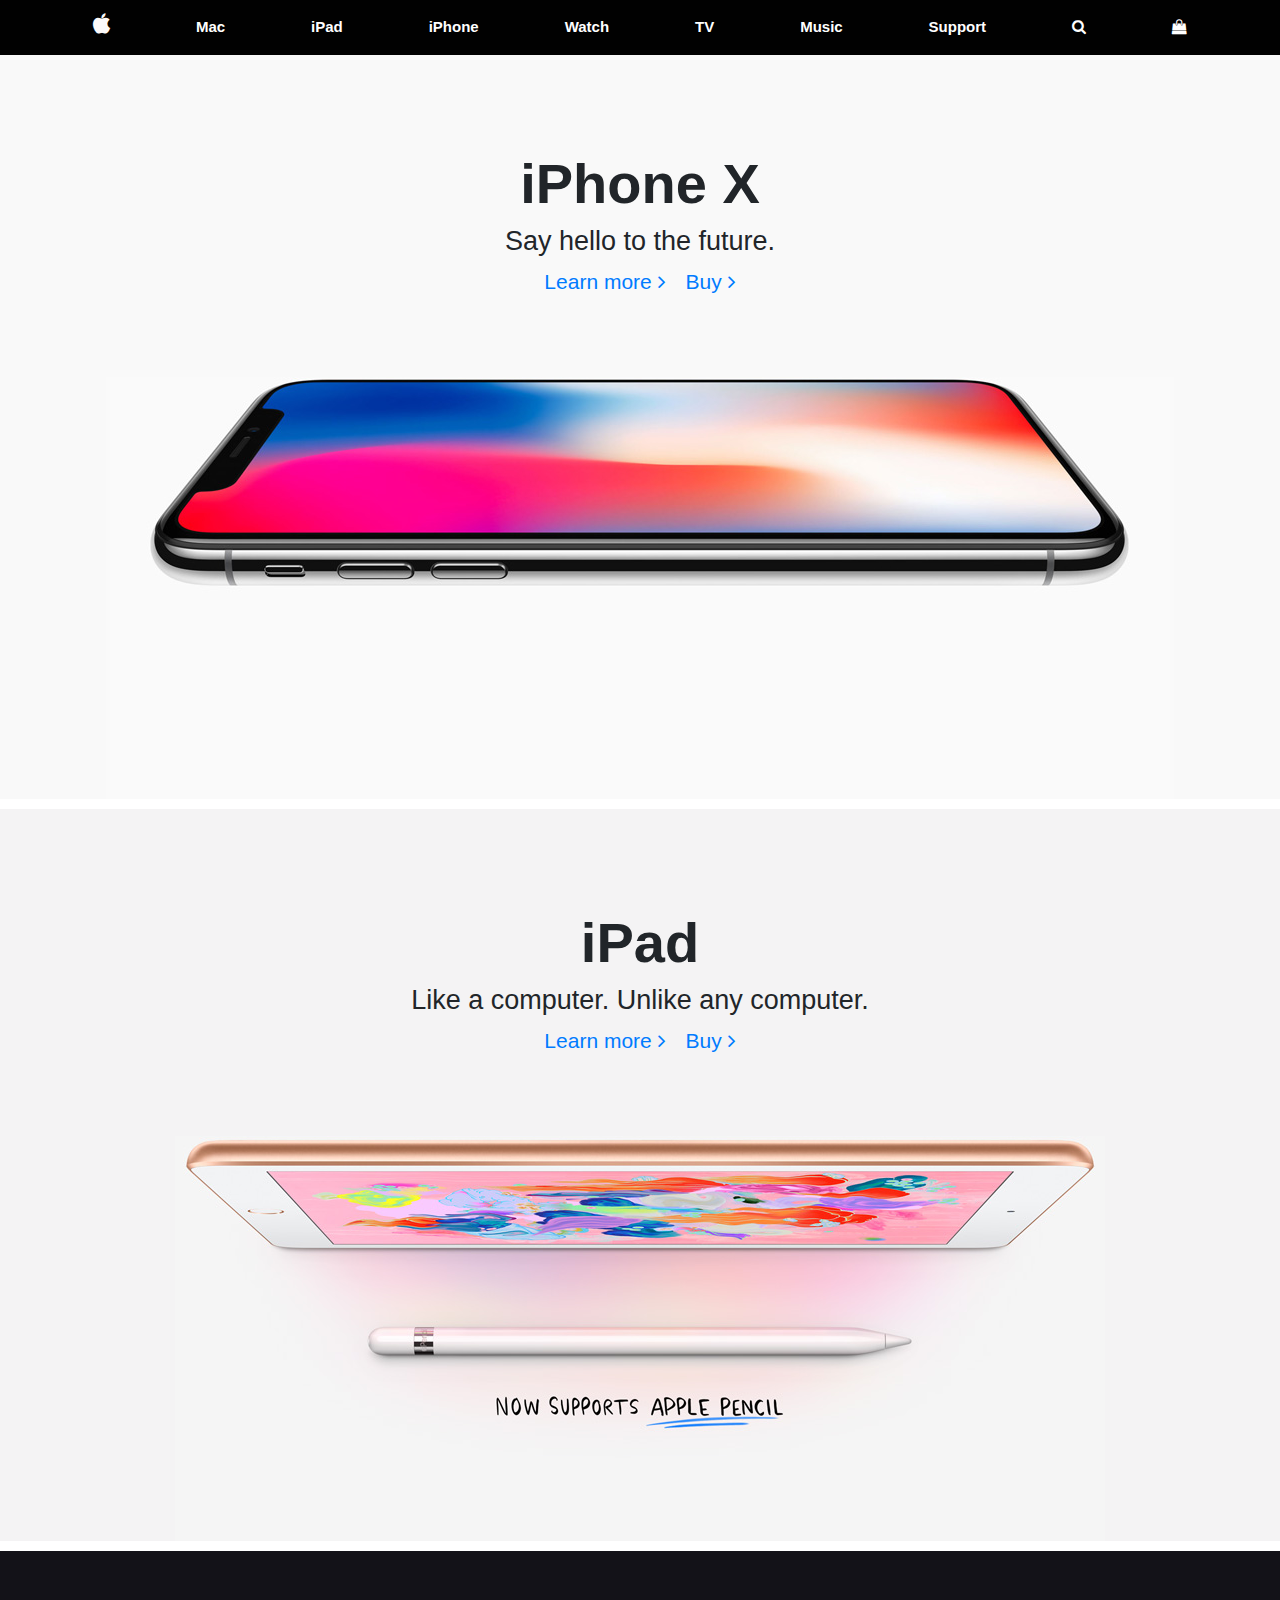
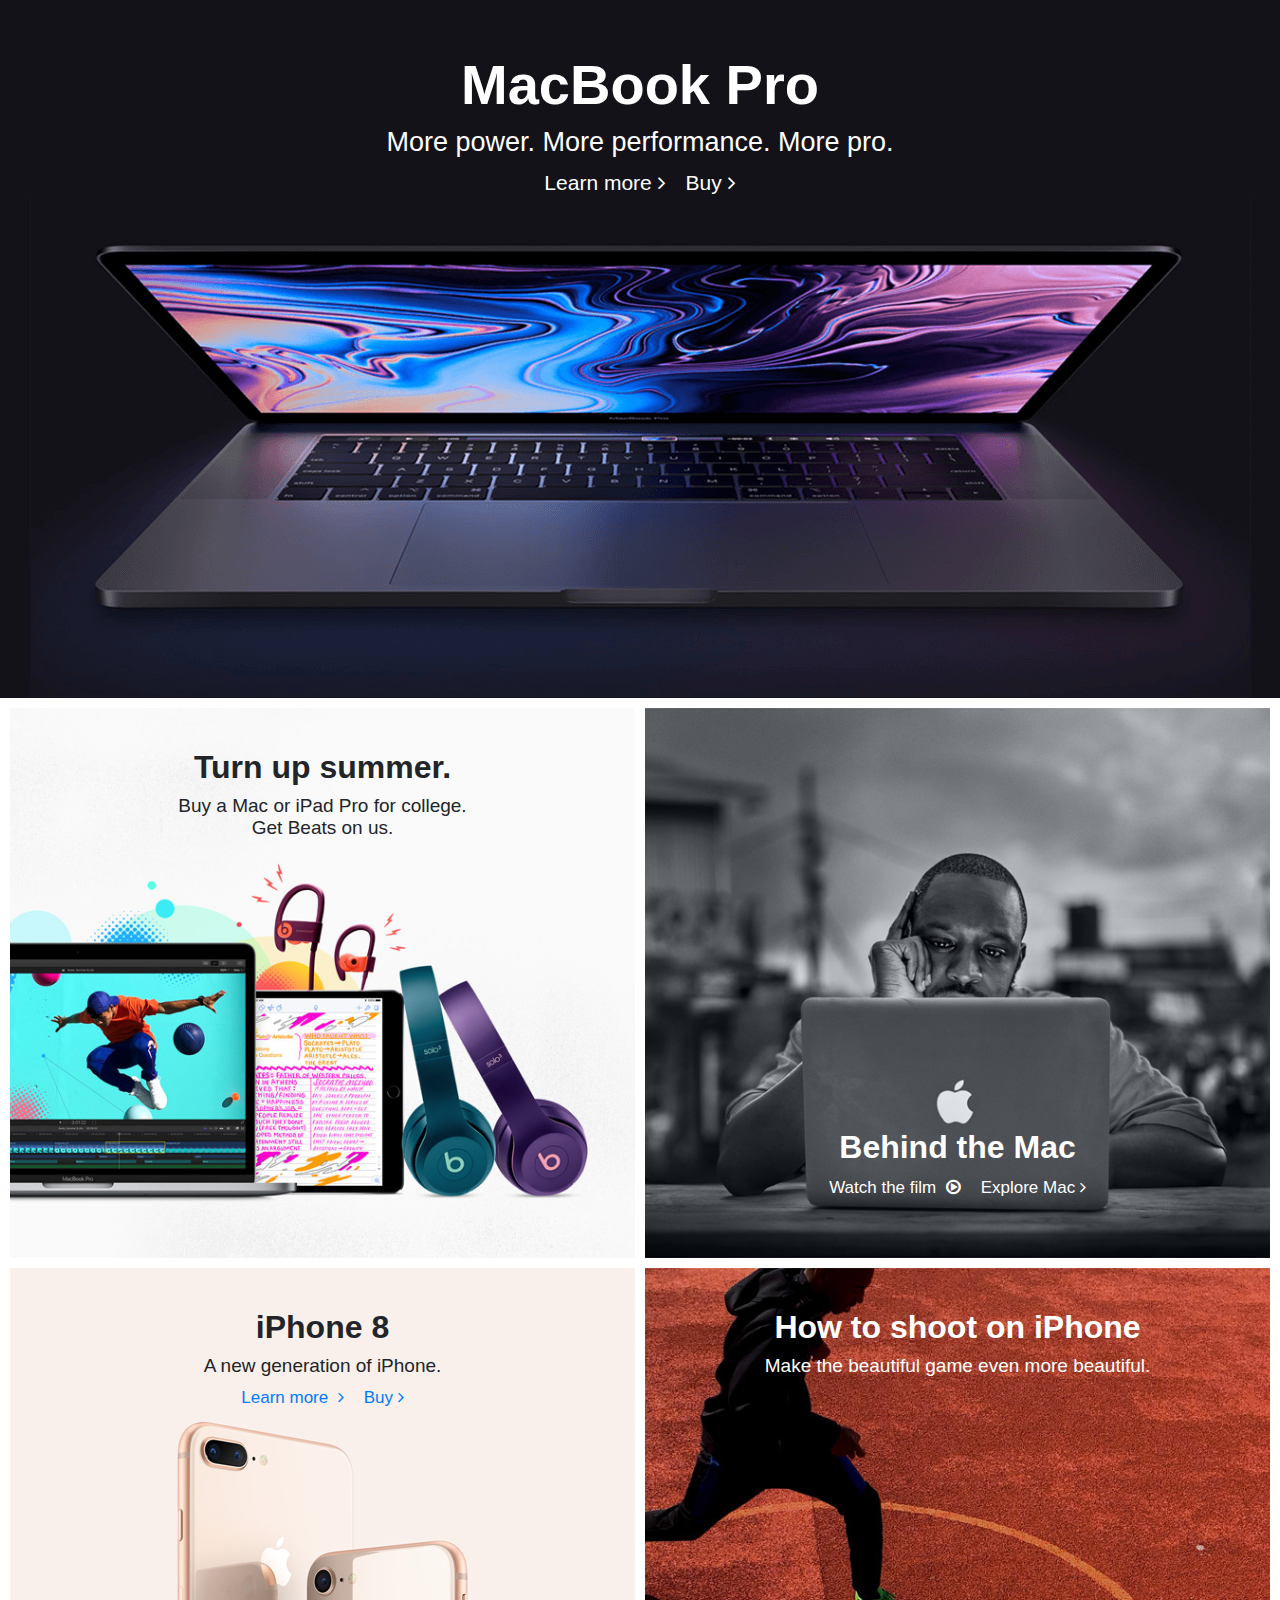
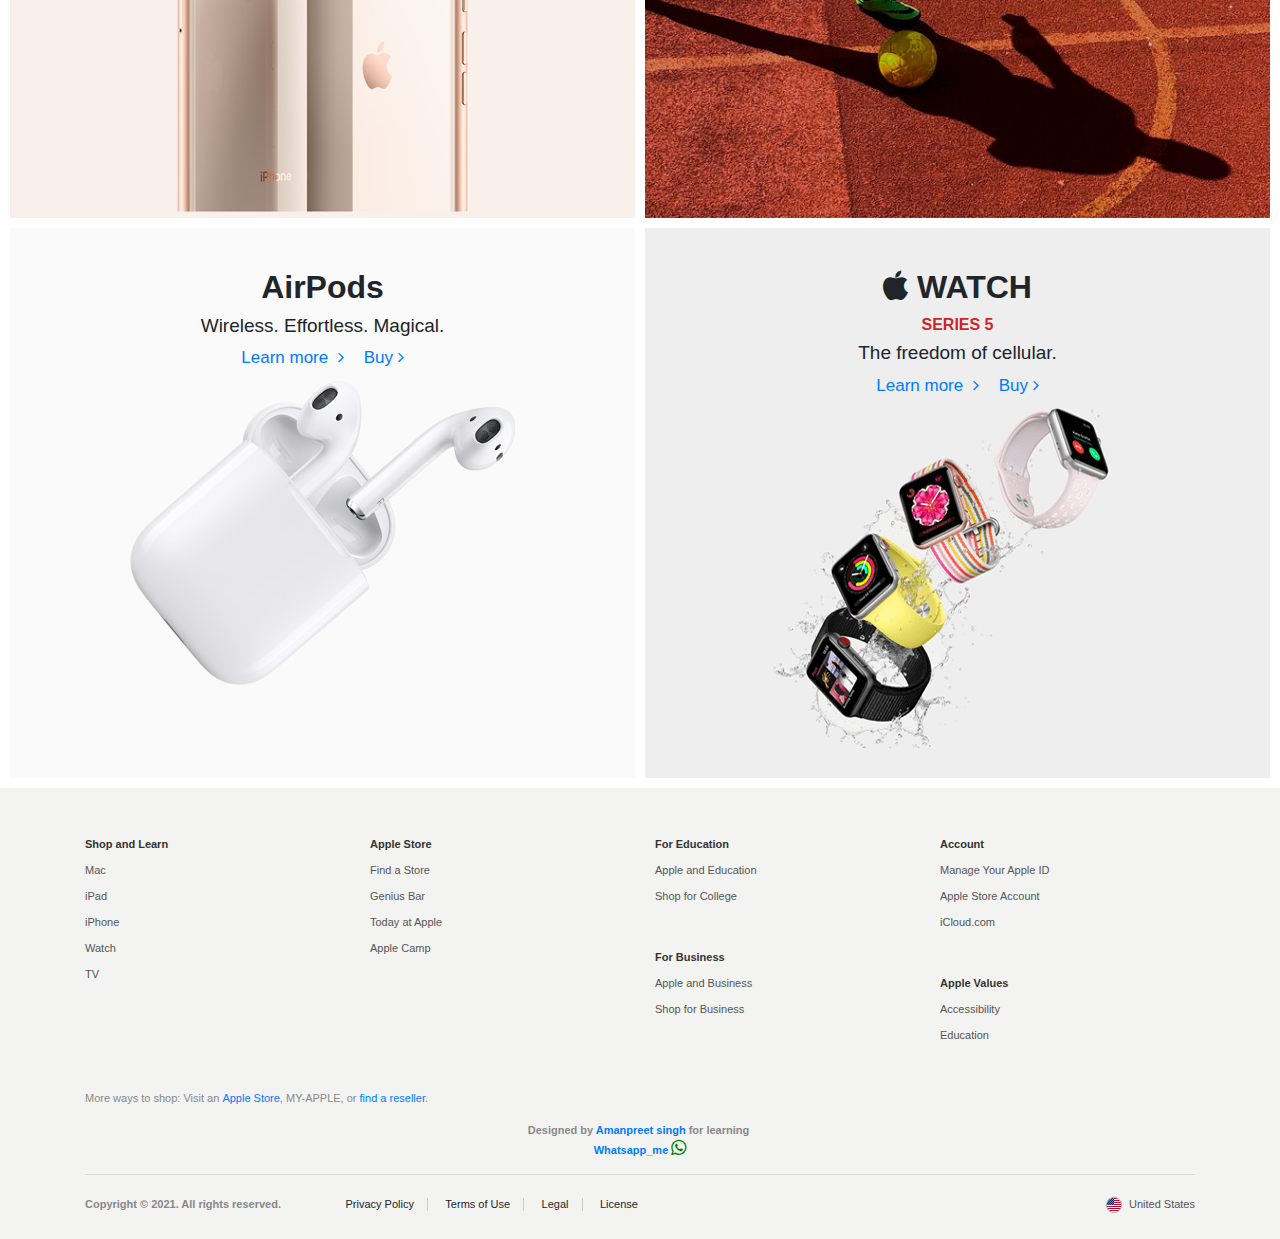
<file: index.html>
<!DOCTYPE html>
<html>

<head>
    <meta charset="utf-8">
    <meta name="viewport" content="width=device-width, initial-scale=1.0, shrink-to-fit=no">
<link rel="icon" href="assets/img/favicon.png" type="image/png">
    <title>Apple (india)</title>
    <link rel="stylesheet" href="assets/bootstrap/css/bootstrap.min.css">
    <link rel="stylesheet" href="assets/fonts/font-awesome.min.css">
    <link rel="stylesheet" href="assets/css/Corporate-Footer-Clean.css">
    <link rel="stylesheet" href="assets/css/styles.css">
</head>

<body>
    <nav class="navbar navbar-dark navbar-expand-md fixed-top bg-dark">
        <div class="container"><button data-toggle="collapse" class="navbar-toggler" data-target="#navcol-1"><span class="sr-only">Toggle navigation</span><span class="navbar-toggler-icon"></span></button>
            <div class="collapse navbar-collapse" id="navcol-1">
                <ul class="nav navbar-nav flex-grow-1 justify-content-between">
        <!--Nav bar or link -->
  <li class="nav-item" role="presentation"><a class="nav-link" href="https://www.apple.com/in/"><i class="fa fa-apple apple-logo"></i></a></li>
<li class="nav-item" role="presentation"><a class="nav-link" href="https://www.apple.com/in/mac/">Mac</a></li>
<li class="nav-item" role="presentation"><a class="nav-link" href="https://www.apple.com/in/ipad/">iPad</a></li>
 <li class="nav-item" role="presentation"><a class="nav-link" href="https://www.apple.com/in/iphone/">iPhone</a></li>
 <li class="nav-item" role="presentation"><a class="nav-link" href="https://www.apple.com/in/watch/">Watch</a></li>
 <li class="nav-item" role="presentation"><a class="nav-link" href="https://www.apple.com/in/tv/">TV</a></li>
 <li class="nav-item" role="presentation"><a class="nav-link" href="https://www.apple.com/in/music/">Music</a></li>
 <li class="nav-item" role="presentation"><a class="nav-link" href="https://support.apple.com/en-in">Support</a></li>
 <li class="nav-item" role="presentation"><a class="nav-link" href="https://support.apple.com/en-in"><i class="fa fa-search"></i></a></li>
<li class="nav-item" role="presentation"><a class="nav-link" href="https://www.apple.com/shop"><i class="fa fa-shopping-bag"></i></a></li> 
<!-- end nav bar -->
                </ul>
            </div>
        </div>
    </nav>
  

            <section class="product iphone-x">
        <h1>iPhone X</h1>
        <h2>Say hello to the future.</h2>
        <div class="links"><a class="learn-more" href="https://www.apple.com/in/newsroom/2017/09/the-future-is-here-iphone-x" target="_blank">Learn more&nbsp;<i class="fa fa-angle-right"></i></a><a href="https://shop4deal.in/product/apple-iphone-x-space-gray-64-gb-refurbished-mobile-with-6-month-warranty" target="_blank">Buy&nbsp;<i class="fa fa-angle-right">
            </i></a></div><img class="img-fluid" src="assets/img/iphone_x_largetall.jpg"></section>
    <section class="product ipad">
        <h1>iPad</h1>
        <h2>Like a computer. Unlike any computer.</h2>
        <div class="links"><a class="learn-more" href="https://www.apple.com/in/ipad/?afid=p238%7CsxBw1DR9S-dc_mtid_209250jz65755_pcrid_516171344108_pgrid_122177067558_&cid=wwa-in-kwgo-ipad-slid----Avail" target="_blank">Learn more&nbsp;<i class="fa fa-angle-right"></i></a><a href="https://www.apple.com/in/shop/buy-ipad/ipad-mini" target="_blank">Buy&nbsp;<i class="fa fa-angle-right"></i></a></div><img class="img-fluid" src="assets/img/ipad_largetall.jpg"></section>
    <section class="product macbook-pro dark">
        <h1>MacBook Pro</h1>
        <h2>More power. More performance. More pro.</h2>
        <div class="links small-link-margin"><a class="learn-more" href="#">Learn more&nbsp;<i class="fa fa-angle-right"></i></a><a href="#">Buy&nbsp;<i class="fa fa-angle-right"></i></a></div><img class="img-fluid" src="assets/img/macbook_pro_performance_largetall.png"></section>
    <div class="row no-gutters products-grid">
        <div class="col-md-6">
            <div class="product-small" style="background-image:url(&quot;assets/img/shop_for_college_large.jpg&quot;);background-position:center;background-size:cover;background-repeat:no-repeat;">
                <h3>Turn up summer.</h3>
                <h4>Buy a Mac or iPad Pro for college.<br>Get Beats on us.</h4>
            </div>
        </div>
        <div class="col-md-6">
            <div class="product-small behind-the-mac dark" style="background-image:url(&quot;assets/img/behind_the_mac_boniface_large.jpg&quot;);background-position:center;background-size:cover;background-repeat:no-repeat;">
                <h3>Behind the Mac</h3>
                <div class="links small-link-margin"><a class="learn-more" href="#">Watch the film &nbsp;<i class="fa fa-play-circle-o"></i></a><a href="#">Explore Mac&nbsp;<i class="fa fa-angle-right"></i></a></div>
            </div>
        </div>
        <div class="col-md-6">
            <div class="product-small iphone-8" style="background-position:center;background-size:cover;background-repeat:no-repeat;">
                <h3>iPhone 8</h3>
                <h4>A new generation of iPhone.</h4>
                <div class="links small-link-margin"><a class="learn-more" href="#">Learn more &nbsp;<i class="fa fa-angle-right"></i></a><a href="#">Buy&nbsp;<i class="fa fa-angle-right"></i></a></div><img src="assets/img/iphone_8_large.jpg"></div>
        </div>
        <div class="col-md-6">
            <div class="product-small dark" style="background-position:center;background-size:cover;background-repeat:no-repeat;background-image:url(&quot;assets/img/how_to_shoot_large.jpg&quot;);">
                <h3>How to shoot on iPhone</h3>
                <h4>Make the beautiful game even more beautiful.</h4>
            </div>
        </div>
        <div class="col-md-6">
            <div class="product-small air-pods" style="background-position:center;background-size:cover;background-repeat:no-repeat;">
                <h3>AirPods</h3>
                <h4>Wireless. Effortless. Magical.</h4>
                <div class="links small-link-margin"><a class="learn-more" href="#">Learn more &nbsp;<i class="fa fa-angle-right"></i></a><a href="#">Buy&nbsp;<i class="fa fa-angle-right"></i></a></div><img class="img-fluid" src="assets/img/airpods_large.jpg"></div>
        </div>
        <div class="col-md-6">
            <div class="product-small apple-watch" style="background-position:center;background-size:cover;background-repeat:no-repeat;">
                <h3><i class="fa fa-apple"></i>&nbsp;WATCH</h3>
                <h5>SERIES 5</h5>
                <h4>The freedom of cellular.</h4>
                <div class="links small-link-margin"><a class="learn-more" href="#">Learn more &nbsp;<i class="fa fa-angle-right"></i></a><a href="#">Buy&nbsp;<i class="fa fa-angle-right"></i></a></div><img class="img-fluid" src="assets/img/watch_series_3_large.jpg"></div>
        </div>
    </div>
    <footer class="page-footer">
        <div class="container">
            <div class="row">
                <div class="col-6 col-md-3">
                    <h4>Shop and Learn</h4>
                    <ul class="footer-links">
<li><a href="https://www.apple.com/in/mac/">Mac</a></li>
<li><a href="https://www.apple.com/in/ipad/">iPad</a></li>
 <li><a href="https://www.apple.com/in/iphone/">iPhone</a></li>
<li><a href="https://www.apple.com/in/watch/">Watch</a></li>
 <li><a href="https://www.apple.com/in/tv/">TV</a></li>
                    </ul>
                </div>
                <div class="col-6 col-md-3">
                    <h4>Apple Store</h4>
                    <ul class="footer-links">
                        <li><a href="https://locate.apple.com/in/en/">Find a Store</a></li>
                        <li><a href="https://www.apple.com/retail/geniusbar/">Genius Bar</a></li>
                        <li><a href="https://www.apple.com/today/">Today at Apple</a></li>
                        <li><a href="https://www.apple.com/sg/today/camp/">Apple Camp</a></li>
                    </ul>
                </div>
                <div class="col-6 col-md-3">
                    <h4>For Education</h4>
                    <ul class="footer-links">
                        <li><a href="https://www.apple.com/education/">Apple and Education</a></li>
                        <li><a href="https://www.apple.com/in/shop/education-pricing">Shop for College</a></li>
                    </ul>
                    <h4>For Business</h4>
                    <ul class="footer-links">
                        <li><a href="https://www.apple.com/ca_smb_en/shop">Apple and Business</a></li>
                        <li><a href="https://www.apple.com/uk/retail/business/">Shop for Business</a></li>
                    </ul>
                </div>
                <div class="col-6 col-md-3">
                    <h4>Account</h4>
                    <ul class="footer-links">
                        <li><a href="https://support.apple.com/en-in/HT203993">Manage Your Apple ID</a></li>
                        <li><a href="https://appstoreconnect.apple.com/login">Apple Store Account</a></li>
                        <li><a href="https://www.icloud.com/">iCloud.com</a></li>
                    </ul>
                    <h4>Apple Values</h4>
                    <ul class="footer-links">
                        <li><a href="#">Accessibility</a></li>
                        <li><a href="#">Education</a></li>
                    </ul>
                </div>
            </div>
            <p>More ways to shop: Visit an&nbsp;<a href="https://www.apple.com/retail/">Apple Store</a>,&nbsp;MY-APPLE, or&nbsp;<a href="https://locate.apple.com/">find a reseller</a>.</p>
            <center>
<p><strong>Designed by <a href="#" style="text-decoration: none"> Amanpreet singh</a> for learning&nbsp;
<br><a  
href="https://wa.me/message/ASWQVHLBEKKZD1" target="_blank">Whatsapp_me
<i class="fa fa-whatsapp" style="font-size:18px;color:green"></i>
</a>
</strong></p>
</center>


            <hr>




            <div class="footer-legal">
                <div class="float-md-right region"><a href="#"><img src="assets/img/united-states-flag.png">United States</a></div>
                <div class="d-inline-block copyright">
                    <p class="d-inline-block"><b>Copyright © 2021. All rights reserved.</b><br></p>
                </div>
                <div class="d-inline-block legal-links">
                    <div class="d-inline-block item">
                        <h5>Privacy Policy</h5>
                    </div>
                    <div class="d-inline-block item">
                        <h5>Terms of Use</h5>
                    </div>
                    <div class="d-inline-block item">
                        <h5>Legal</h5>
                    </div>
                    <div class="d-inline-block item">
                        <h5>License</h5>
                    </div>
                </div>
            </div>
        </div>
    </footer>
    <script src="assets/js/jquery.min.js"></script>
    <script src="assets/bootstrap/js/bootstrap.min.js"></script>
</body>

</html>
</file>
<file: assets/css/Corporate-Footer-Clean.css>
.page-footer {
  background-color: #f3f3f2;
  padding-top: 50px;
  padding-bottom: 10px;
}

.page-footer h4 {
  color: #333333;
  font-size: 11px;
  font-weight: bold;
}

.page-footer p {
  color: #888;
  font-size: 11px;
}

.page-footer .footer-links {
  list-style: none;
  padding: 0;
  margin-bottom: 45px;
  word-break: break-all;
}

.page-footer .footer-links a {
  color: #555;
  font-size: 11px;
}

.page-footer .footer-links li {
  margin-bottom: 5px;
  line-height: 1.3;
}

.page-footer .footer-legal .copyright {
  margin-right: 60px;
}

.page-footer .footer-legal .legal-links .item {
  padding-right: 13px;
  border-right: 1px solid #ccc;
  margin: 0;
  margin-right: 13px;
}

.page-footer .footer-legal .legal-links .item:last-child {
  border-right: none;
}

.page-footer .footer-legal .legal-links .item h5 {
  font-size: 11px;
  margin-top: 0;
  margin-bottom: 0;
}

.page-footer .region {
  margin-bottom: 20px;
}

.page-footer .region a {
  color: #555;
  font-size: 11px;
}

.page-footer .region img {
  margin-right: 7px;
}

@media (min-width: 768px) {
  .page-footer .region {
    margin-bottom: 0;
  }
}
</file>
<file: assets/css/styles.css>
/* new CSS*/
/*.navbar.navbar-dark.navbar-expand-md.fixed-top.bg-dark {
  background-color: #000!important;
  opacity: 0.8;
}

.navbar-dark .navbar-nav .nav-link {
  color: #fff;
  font-size: 13px;
}

.navbar-dark .navbar-nav .nav-link .apple-logo {
  font-size: 21px;
  line-height: 0;
}*/
.bg-dark {
  background-color: #010101!important;
}

.navbar-dark .navbar-nav .nav-link .apple-logo {
  color: rgb(252,249,249);
  font-size: 22px;
  line-height: 0px;
}

.navbar-dark .navbar-nav .nav-link {
  color: white;
  font-size: 15px;
  font-weight: bold;
  font-weight: bold;
}

body {
  padding-top: 50px;
}

.product {
  padding-top: 50px;
  text-align: center;
  margin-bottom: 10px;
  padding-left: 20px;
  padding-right: 20px;
}

@media (min-width: 576px) {
  .product {
    padding-top: 100px;
    padding-left: 0;
    padding-right: 0;
  }
}

.product h1 {
  font-size: 32px;
  font-weight: bold;
}

@media (min-width: 576px) {
  .product h1 {
    font-size: 56px;
    font-weight: bold;
  }
}

.product h2 {
  font-size: 21px;
  font-weight: 400;
}

@media (min-width: 576px) {
  .product h2 {
    font-size: 27px;
    font-weight: 400;
  }
}

.product .links {
  font-size: 21px;
  margin-bottom: 50px;
}

@media (min-width: 576px) {
  .product .links {
    font-size: 21px;
    margin-bottom: 80px;
  }
}

.product-small .links {
  font-size: 17px;
  margin-bottom: 80px;
}

.product .links .learn-more {
  margin-right: 20px;
}

.product-small .links .learn-more {
  margin-right: 20px;
}

.product.iphone-x {
  background-color: #f9f9f9;
}

.product.ipad {
  background-color: #f4f3f4;
}

.product.macbook-pro {
  background-color: #131218;
  padding-bottom: 50px;
}

@media (min-width: 576px) {
  .product.macbook-pro {
    padding-bottom: 0;
  }
}

.product.dark {
  color: #fff;
}

.product-small.dark {
  color: #fff;
}

.product.dark a {
  color: #fff;
}

.product-small.dark a {
  color: #fff;
}

.product .links.small-link-margin {
  margin-bottom: 0;
}

.product-small .links.small-link-margin {
  margin-bottom: 10px;
}

.product-small {
  height: 550px;
  padding-top: 40px;
  margin: 0 0 10px 0;
  text-align: center;
  padding-left: 20px;
  padding-right: 20px;
}

@media (min-width: 576px) {
  .product-small {
    margin: 0 0 10px 10px;
    padding-left: 0;
    padding-right: 0;
  }
}

.product-small h3 {
  font-size: 32px;
  font-weight: bold;
}

.product-small h4 {
  font-size: 19px;
  font-weight: 400;
}

.product-small.behind-the-mac.dark {
  padding-top: 420px;
}

.products-grid {
  padding-right: 0;
}

@media (min-width: 576px) {
  .products-grid {
    padding-right: 10px;
  }
}

.product-small.iphone-8 {
  background-color: #f9f0eb;
}

.product-small.air-pods {
  background-color: #fafafa;
}

.product-small.apple-watch {
  background-color: #eeeeee;
}

.product-small h5 {
  color: #ce2626;
  font-size: 16px;
  font-weight: bold;
}
</file>
